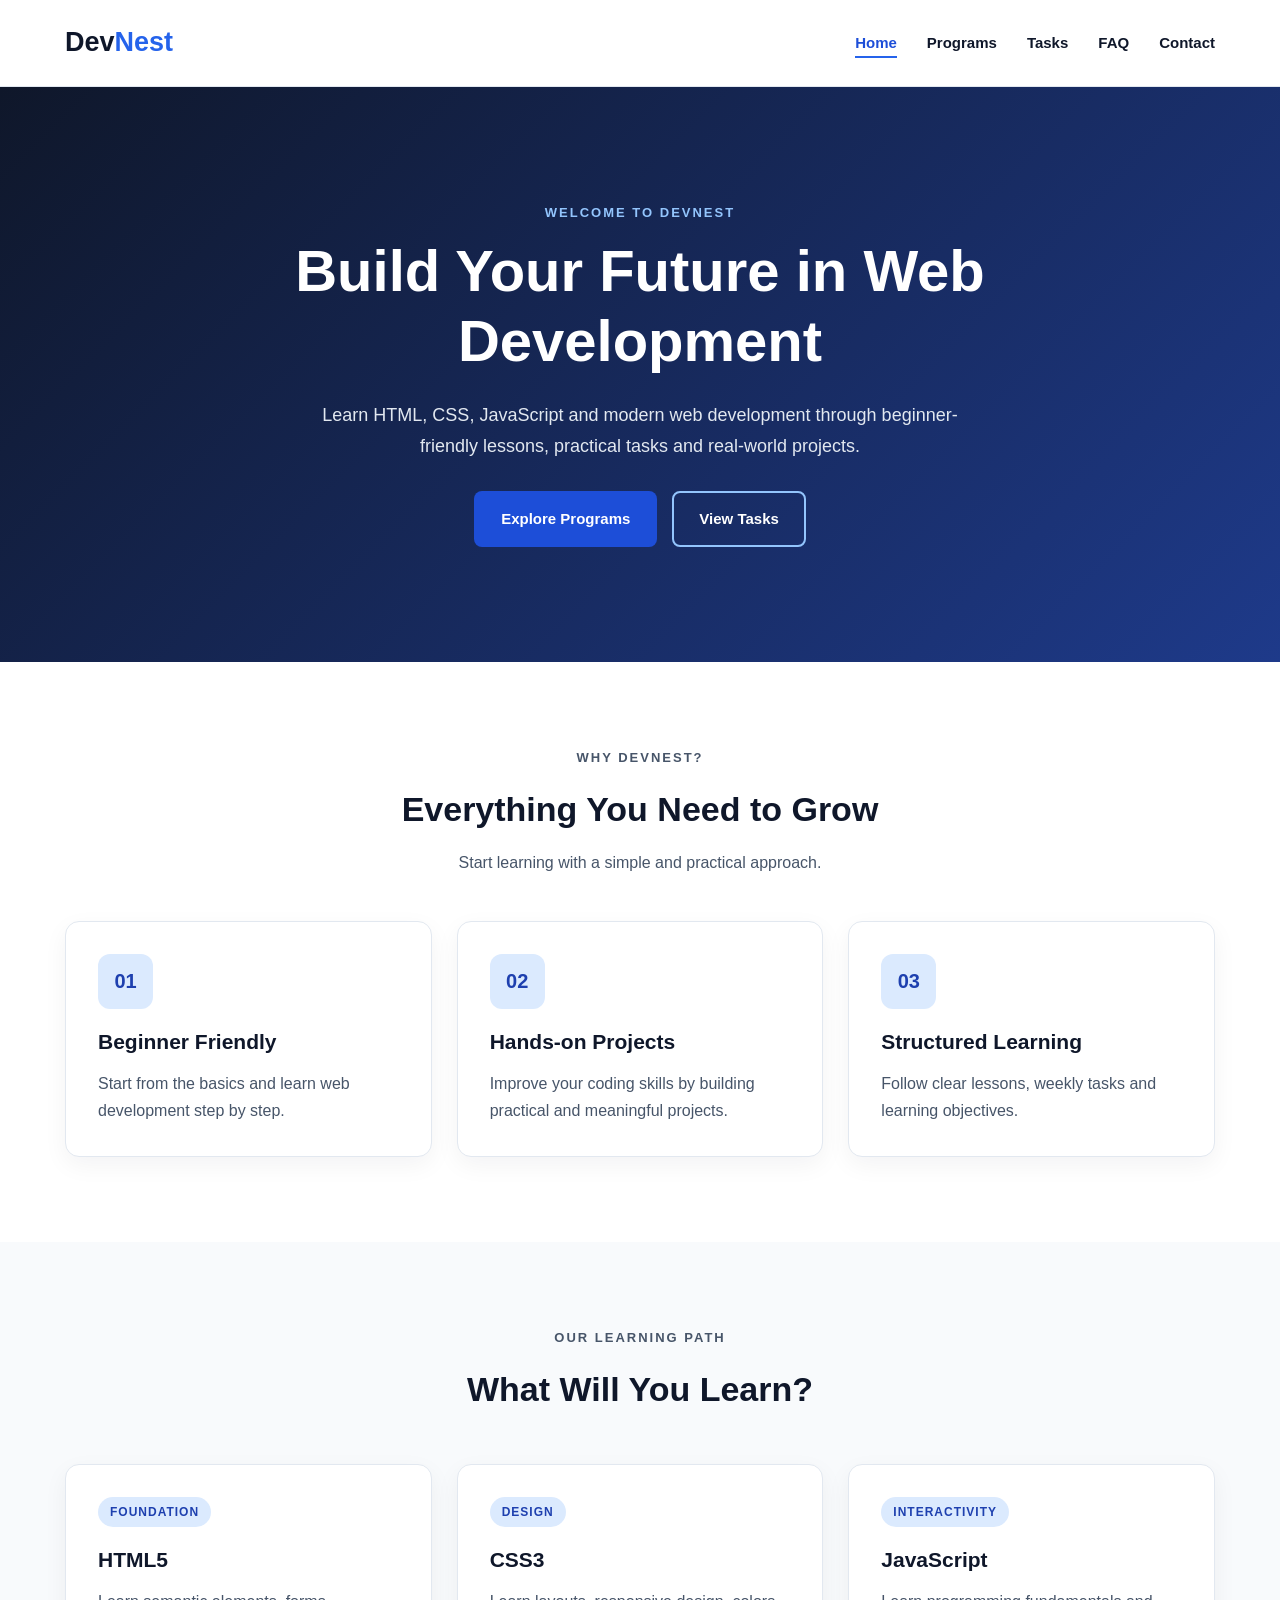
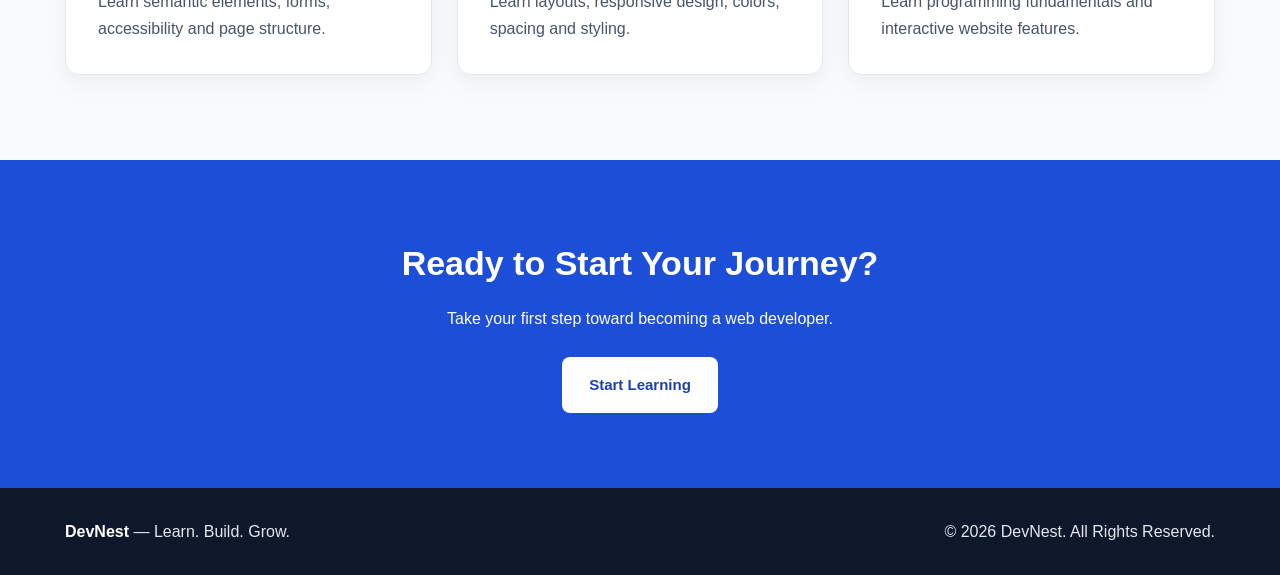
<file: index.html>
<!DOCTYPE html>
<html lang="en">
<head>
    <meta charset="UTF-8">
    <meta name="viewport" content="width=device-width, initial-scale=1.0">
    <meta name="description" content="Learn web development with DevNest.">
    <title>DevNest | Home</title>
    <link rel="stylesheet" href="style.css">
</head>
<body>

<a class="skip-link" href="#main-content">Skip to main content</a>

<header class="site-header">
    <div class="container nav-container">
        <a href="index.html" class="logo">Dev<span>Nest</span></a>

        <nav aria-label="Main navigation">
            <ul class="nav-links">
                <li><a href="index.html" aria-current="page">Home</a></li>
                <li><a href="program.html">Programs</a></li>
                <li><a href="task.html">Tasks</a></li>
                <li><a href="faq.html">FAQ</a></li>
                <li><a href="contact.html">Contact</a></li>
            </ul>
        </nav>
    </div>
</header>

<main id="main-content">

    <section class="hero">
        <div class="container">
            <p class="eyebrow">WELCOME TO DEVNEST</p>
            <h1>Build Your Future in Web Development</h1>
            <p class="hero-text">
                Learn HTML, CSS, JavaScript and modern web
                development through beginner-friendly lessons,
                practical tasks and real-world projects.
            </p>
            <div class="hero-actions">
                <a href="program.html" class="btn btn-primary">
                    Explore Programs
                </a>
                <a href="task.html" class="btn btn-outline">
                    View Tasks
                </a>
            </div>
        </div>
    </section>

    <section class="section" aria-labelledby="features-heading">
        <div class="container">
            <div class="section-heading">
                <p class="eyebrow">WHY DEVNEST?</p>
                <h2 id="features-heading">Everything You Need to Grow</h2>
                <p>Start learning with a simple and practical approach.</p>
            </div>

            <div class="card-grid">
                <article class="card">
                    <div class="card-icon" aria-hidden="true">01</div>
                    <h3>Beginner Friendly</h3>
                    <p>
                        Start from the basics and learn web
                        development step by step.
                    </p>
                </article>

                <article class="card">
                    <div class="card-icon" aria-hidden="true">02</div>
                    <h3>Hands-on Projects</h3>
                    <p>
                        Improve your coding skills by building
                        practical and meaningful projects.
                    </p>
                </article>

                <article class="card">
                    <div class="card-icon" aria-hidden="true">03</div>
                    <h3>Structured Learning</h3>
                    <p>
                        Follow clear lessons, weekly tasks and
                        learning objectives.
                    </p>
                </article>
            </div>
        </div>
    </section>

    <section class="section section-light">
        <div class="container">
            <div class="section-heading">
                <p class="eyebrow">OUR LEARNING PATH</p>
                <h2>What Will You Learn?</h2>
            </div>

            <div class="card-grid">
                <article class="card">
                    <span class="tag">FOUNDATION</span>
                    <h3>HTML5</h3>
                    <p>
                        Learn semantic elements, forms,
                        accessibility and page structure.
                    </p>
                </article>

                <article class="card">
                    <span class="tag">DESIGN</span>
                    <h3>CSS3</h3>
                    <p>
                        Learn layouts, responsive design,
                        colors, spacing and styling.
                    </p>
                </article>

                <article class="card">
                    <span class="tag">INTERACTIVITY</span>
                    <h3>JavaScript</h3>
                    <p>
                        Learn programming fundamentals and
                        interactive website features.
                    </p>
                </article>
            </div>
        </div>
    </section>

    <section class="cta-section">
        <div class="container">
            <h2>Ready to Start Your Journey?</h2>
            <p>Take your first step toward becoming a web developer.</p>
            <a href="program.html" class="btn btn-white">
                Start Learning
            </a>
        </div>
    </section>

</main>

<footer class="site-footer">
    <div class="container footer-content">
        <p><strong>DevNest</strong> — Learn. Build. Grow.</p>
        <p>&copy; 2026 DevNest. All Rights Reserved.</p>
    </div>
</footer>

</body>
</html>
</file>
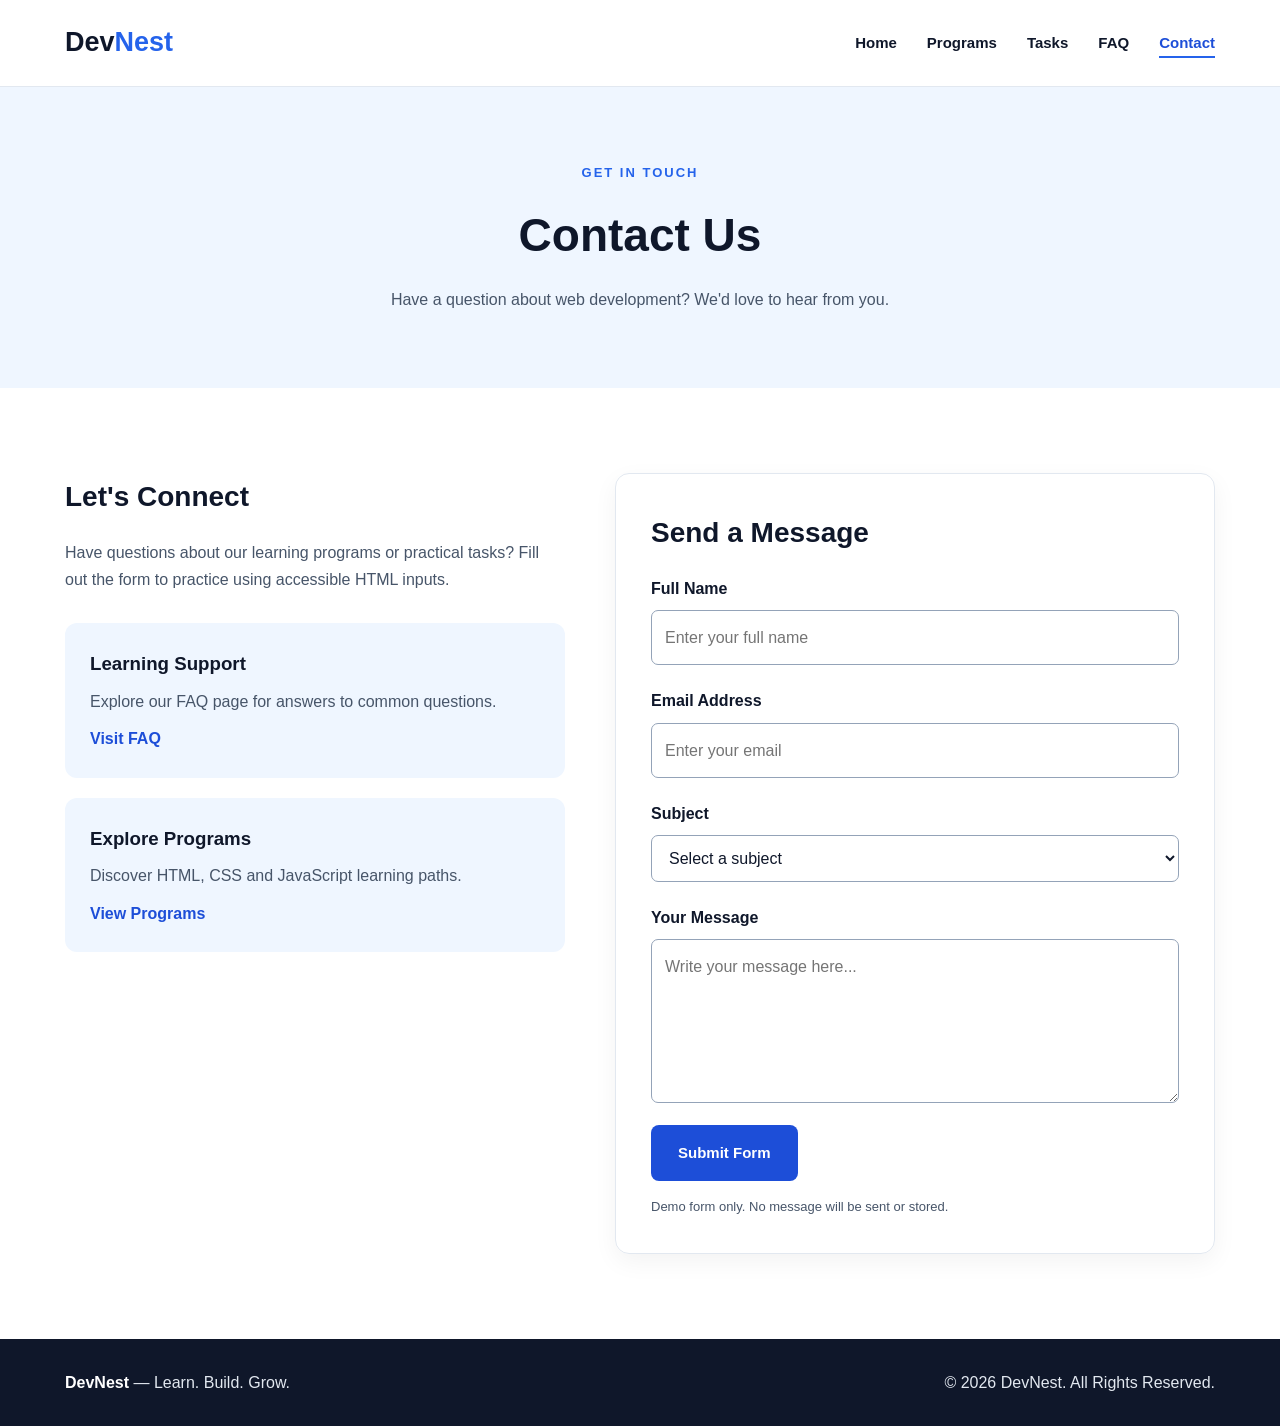
<file: contact.html>
<!DOCTYPE html>
<html lang="en">
<head>
    <meta charset="UTF-8">
    <meta name="viewport" content="width=device-width, initial-scale=1.0">
    <meta name="description" content="Contact the DevNest learning team.">
    <title>DevNest | Contact</title>
    <link rel="stylesheet" href="style.css">
</head>
<body>

<a class="skip-link" href="#main-content">Skip to main content</a>

<header class="site-header">
    <div class="container nav-container">
        <a href="index.html" class="logo">Dev<span>Nest</span></a>

        <nav aria-label="Main navigation">
            <ul class="nav-links">
                <li><a href="index.html">Home</a></li>
                <li><a href="program.html">Programs</a></li>
                <li><a href="task.html">Tasks</a></li>
                <li><a href="faq.html">FAQ</a></li>
                <li><a href="contact.html" aria-current="page">Contact</a></li>
            </ul>
        </nav>
    </div>
</header>

<main id="main-content">

    <section class="page-hero">
        <div class="container">
            <p class="eyebrow">GET IN TOUCH</p>
            <h1>Contact Us</h1>
            <p>
                Have a question about web development?
                We'd love to hear from you.
            </p>
        </div>
    </section>

    <section class="section">
        <div class="container contact-layout">

            <div class="contact-info">
                <h2>Let's Connect</h2>
                <p>
                    Have questions about our learning
                    programs or practical tasks?
                    Fill out the form to practice
                    using accessible HTML inputs.
                </p>

                <div class="info-card">
                    <h3>Learning Support</h3>
                    <p>
                        Explore our FAQ page for answers
                        to common questions.
                    </p>
                    <a href="faq.html">Visit FAQ</a>
                </div>

                <div class="info-card">
                    <h3>Explore Programs</h3>
                    <p>
                        Discover HTML, CSS and JavaScript
                        learning paths.
                    </p>
                    <a href="program.html">View Programs</a>
                </div>
            </div>

            <div class="contact-form-wrapper">
                <h2>Send a Message</h2>

                <form action="#" method="get">

                    <div class="form-group">
                        <label for="full-name">Full Name</label>
                        <input
                            type="text"
                            id="full-name"
                            name="full-name"
                            placeholder="Enter your full name"
                            autocomplete="name"
                            required
                        >
                    </div>

                    <div class="form-group">
                        <label for="email">Email Address</label>
                        <input
                            type="email"
                            id="email"
                            name="email"
                            placeholder="Enter your email"
                            autocomplete="email"
                            required
                        >
                    </div>

                    <div class="form-group">
                        <label for="subject">Subject</label>
                        <select id="subject" name="subject" required>
                            <option value="">Select a subject</option>
                            <option value="html">HTML Learning</option>
                            <option value="css">CSS Learning</option>
                            <option value="javascript">JavaScript</option>
                            <option value="general">General Question</option>
                        </select>
                    </div>

                    <div class="form-group">
                        <label for="message">Your Message</label>
                        <textarea
                            id="message"
                            name="message"
                            rows="5"
                            placeholder="Write your message here..."
                            required
                        ></textarea>
                    </div>

                    <button type="submit" class="btn btn-primary">
                        Submit Form
                    </button>

                    <p class="form-note">
                        Demo form only. No message will be
                        sent or stored.
                    </p>

                </form>
            </div>

        </div>
    </section>

</main>

<footer class="site-footer">
    <div class="container footer-content">
        <p><strong>DevNest</strong> — Learn. Build. Grow.</p>
        <p>&copy; 2026 DevNest. All Rights Reserved.</p>
    </div>
</footer>

</body>
</html>
</file>
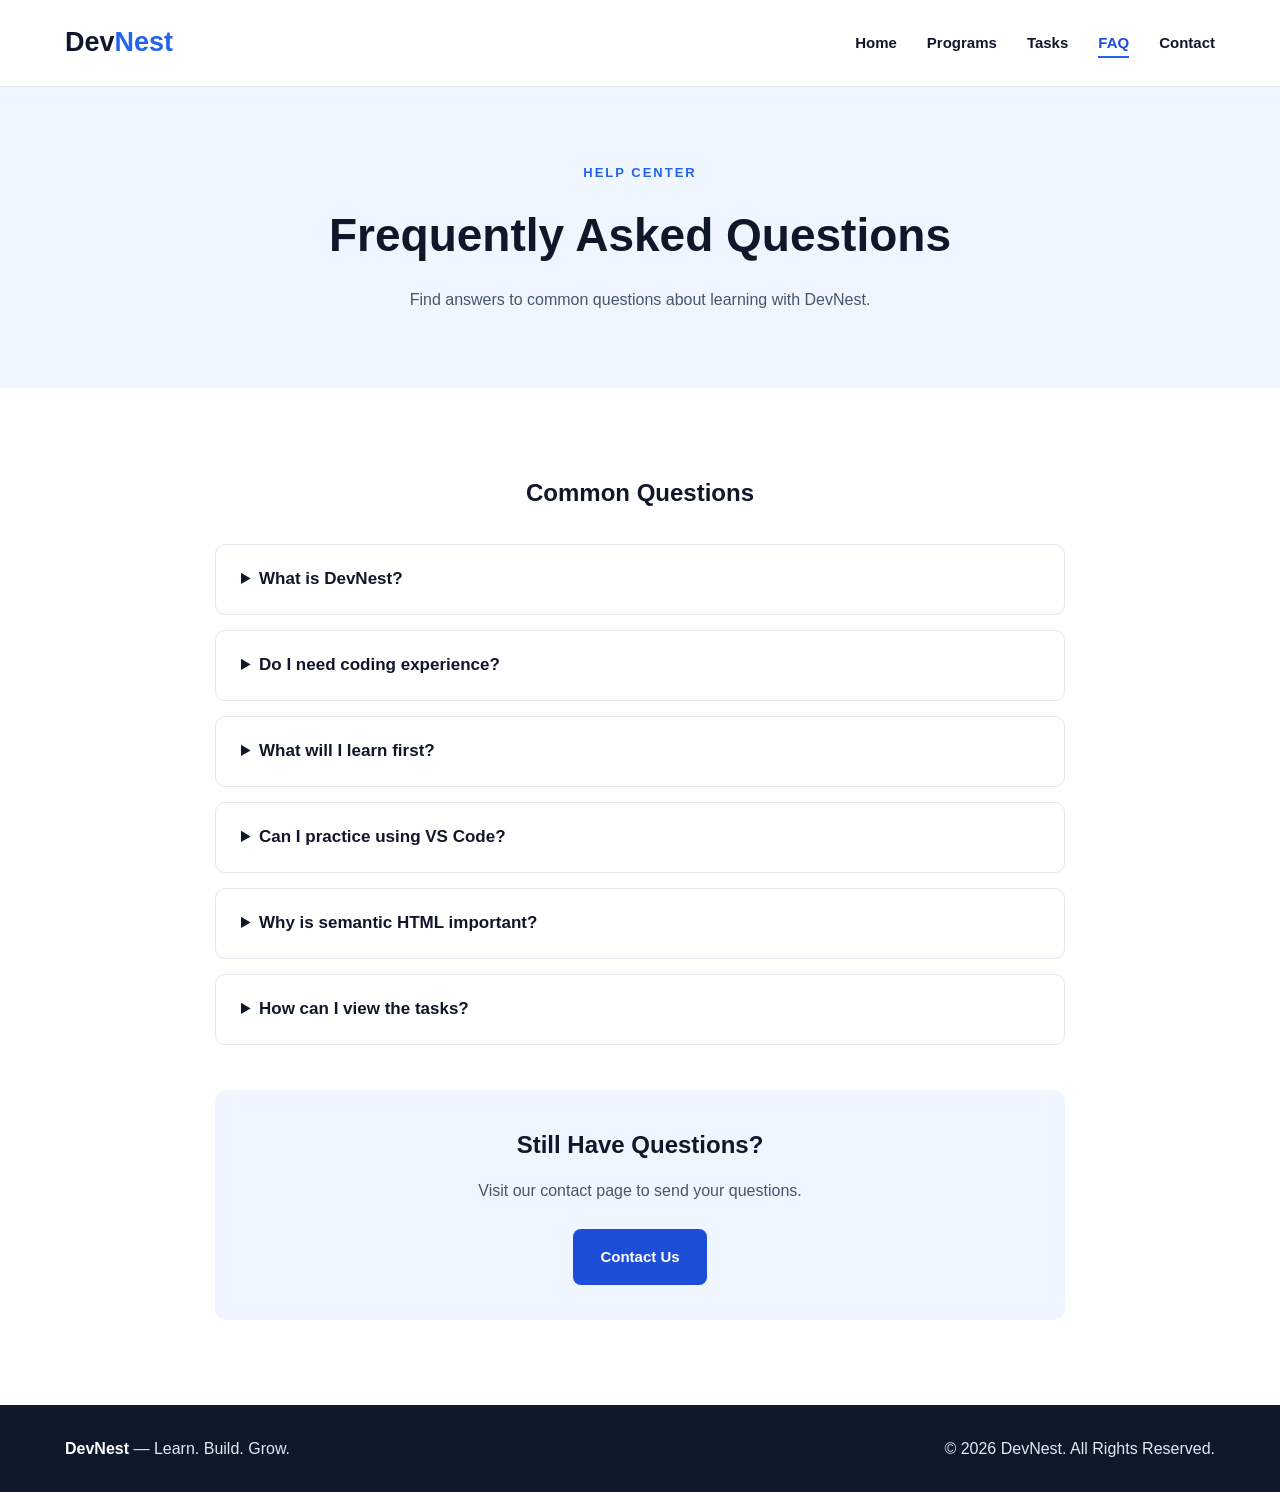
<file: faq.html>
<!DOCTYPE html>
<html lang="en">
<head>
    <meta charset="UTF-8">
    <meta name="viewport" content="width=device-width, initial-scale=1.0">
    <meta name="description" content="Frequently asked questions about DevNest.">
    <title>DevNest | FAQ</title>
    <link rel="stylesheet" href="style.css">
</head>
<body>

<a class="skip-link" href="#main-content">Skip to main content</a>

<header class="site-header">
    <div class="container nav-container">
        <a href="index.html" class="logo">Dev<span>Nest</span></a>

        <nav aria-label="Main navigation">
            <ul class="nav-links">
                <li><a href="index.html">Home</a></li>
                <li><a href="program.html">Programs</a></li>
                <li><a href="task.html">Tasks</a></li>
                <li><a href="faq.html" aria-current="page">FAQ</a></li>
                <li><a href="contact.html">Contact</a></li>
            </ul>
        </nav>
    </div>
</header>

<main id="main-content">

    <section class="page-hero">
        <div class="container">
            <p class="eyebrow">HELP CENTER</p>
            <h1>Frequently Asked Questions</h1>
            <p>
                Find answers to common questions
                about learning with DevNest.
            </p>
        </div>
    </section>

    <section class="section">
        <div class="container narrow">

            <h2 class="faq-heading">Common Questions</h2>

            <div class="faq-list">

                <details class="faq-item">
                    <summary>What is DevNest?</summary>
                    <p>
                        DevNest is a sample web development
                        learning platform designed to help
                        beginners practice HTML, CSS and JavaScript.
                    </p>
                </details>

                <details class="faq-item">
                    <summary>Do I need coding experience?</summary>
                    <p>
                        No. The beginner learning path starts
                        with basic HTML concepts.
                    </p>
                </details>

                <details class="faq-item">
                    <summary>What will I learn first?</summary>
                    <p>
                        You will start with HTML structure,
                        semantic elements, links and forms.
                    </p>
                </details>

                <details class="faq-item">
                    <summary>Can I practice using VS Code?</summary>
                    <p>
                        Yes. Visual Studio Code is suitable
                        for writing and editing website files.
                    </p>
                </details>

                <details class="faq-item">
                    <summary>Why is semantic HTML important?</summary>
                    <p>
                        Semantic HTML gives meaning to page
                        content and helps assistive technologies
                        understand the website.
                    </p>
                </details>

                <details class="faq-item">
                    <summary>How can I view the tasks?</summary>
                    <p>
                        Open the Tasks page using the main
                        navigation menu.
                    </p>
                </details>

            </div>

            <div class="help-box">
                <h2>Still Have Questions?</h2>
                <p>
                    Visit our contact page to send
                    your questions.
                </p>
                <a href="contact.html" class="btn btn-primary">
                    Contact Us
                </a>
            </div>

        </div>
    </section>

</main>

<footer class="site-footer">
    <div class="container footer-content">
        <p><strong>DevNest</strong> — Learn. Build. Grow.</p>
        <p>&copy; 2026 DevNest. All Rights Reserved.</p>
    </div>
</footer>

</body>
</html>
</file>
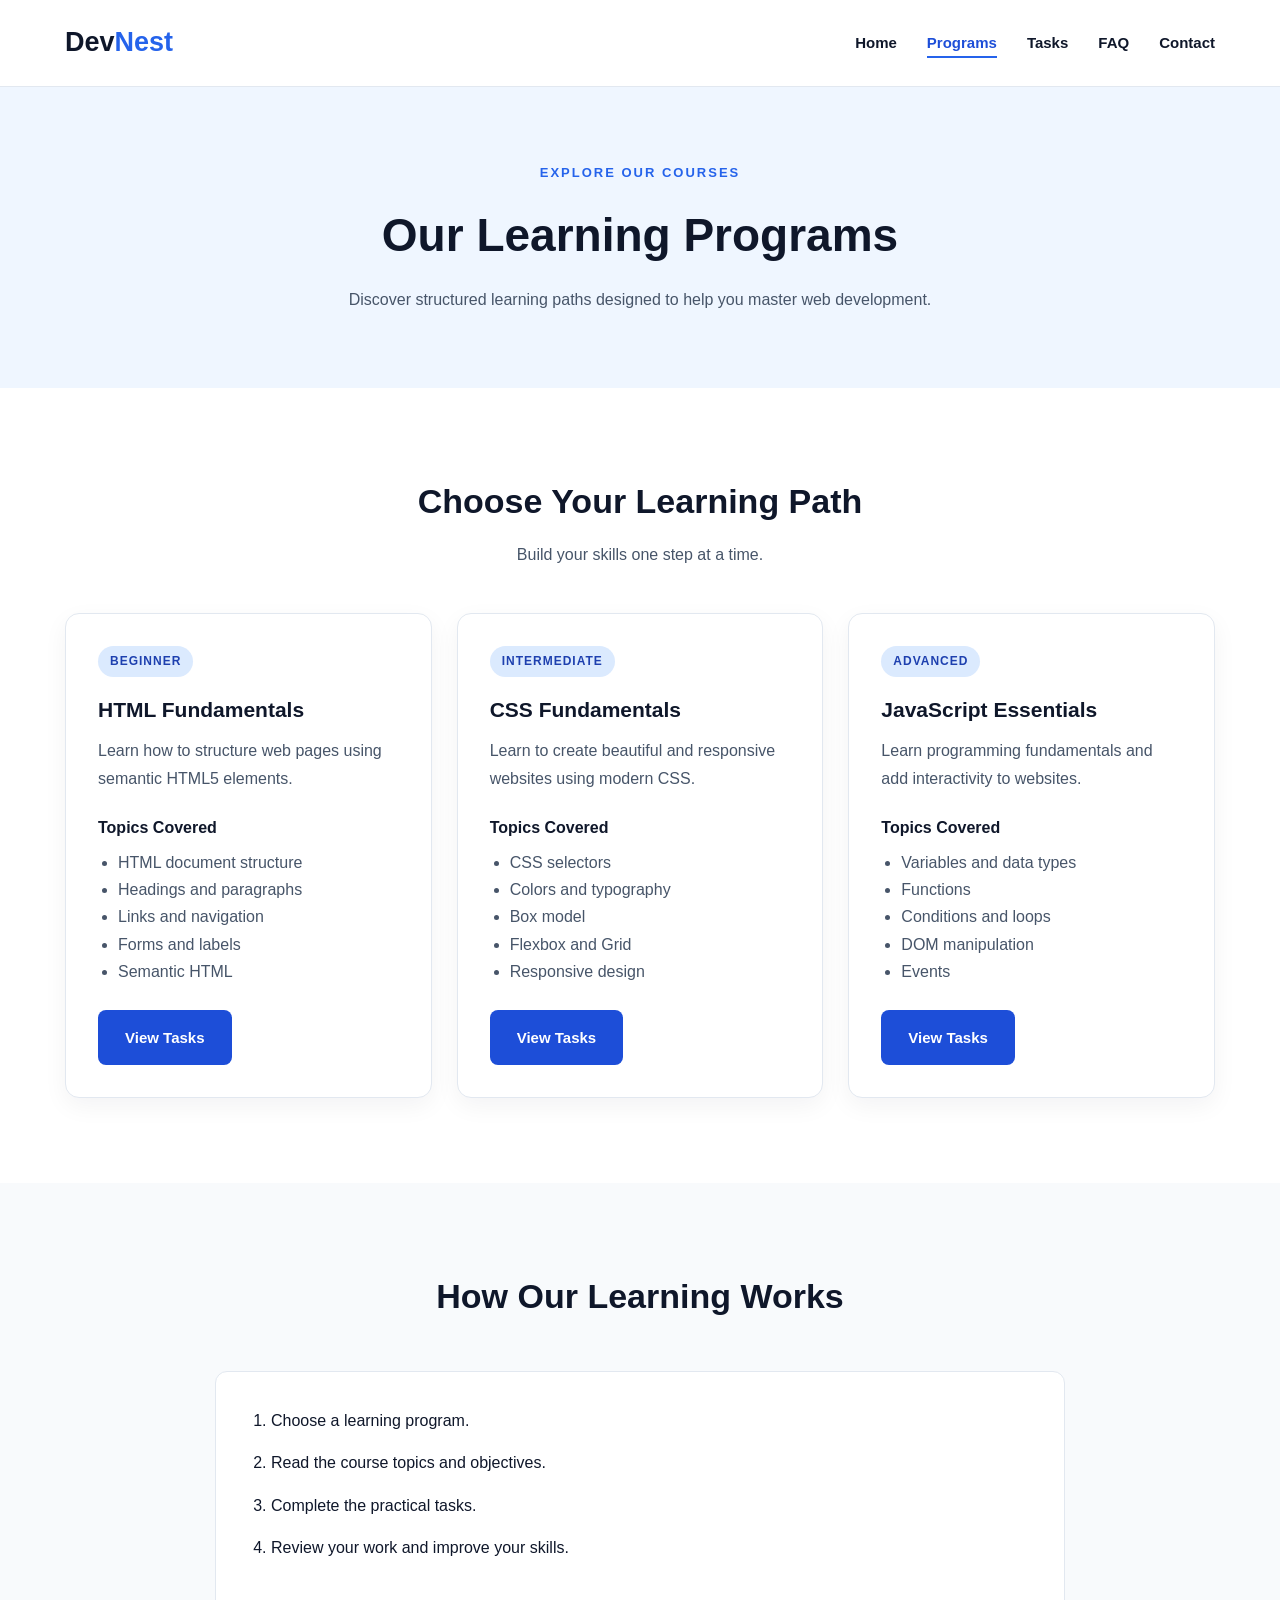
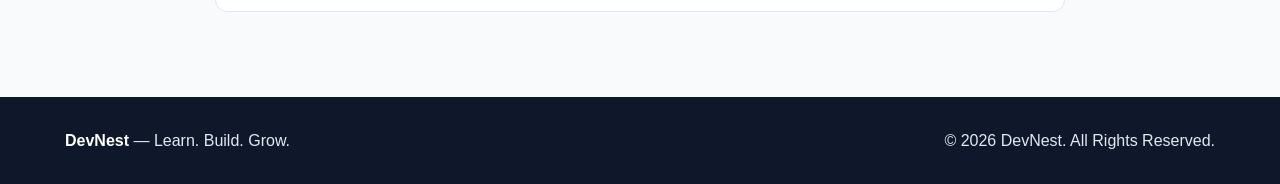
<file: program.html>
<!DOCTYPE html>
<html lang="en">
<head>
    <meta charset="UTF-8">
    <meta name="viewport" content="width=device-width, initial-scale=1.0">
    <meta name="description" content="Explore web development programs at DevNest.">
    <title>DevNest | Programs</title>
    <link rel="stylesheet" href="style.css">
</head>
<body>

<a class="skip-link" href="#main-content">Skip to main content</a>

<header class="site-header">
    <div class="container nav-container">
        <a href="index.html" class="logo">Dev<span>Nest</span></a>

        <nav aria-label="Main navigation">
            <ul class="nav-links">
                <li><a href="index.html">Home</a></li>
                <li><a href="program.html" aria-current="page">Programs</a></li>
                <li><a href="task.html">Tasks</a></li>
                <li><a href="faq.html">FAQ</a></li>
                <li><a href="contact.html">Contact</a></li>
            </ul>
        </nav>
    </div>
</header>

<main id="main-content">

    <section class="page-hero">
        <div class="container">
            <p class="eyebrow">EXPLORE OUR COURSES</p>
            <h1>Our Learning Programs</h1>
            <p>
                Discover structured learning paths designed
                to help you master web development.
            </p>
        </div>
    </section>

    <section class="section">
        <div class="container">

            <div class="section-heading">
                <h2>Choose Your Learning Path</h2>
                <p>Build your skills one step at a time.</p>
            </div>

            <div class="card-grid">

                <article class="card course-card">
                    <span class="tag">BEGINNER</span>
                    <h3>HTML Fundamentals</h3>
                    <p>
                        Learn how to structure web pages using
                        semantic HTML5 elements.
                    </p>
                    <h4>Topics Covered</h4>
                    <ul>
                        <li>HTML document structure</li>
                        <li>Headings and paragraphs</li>
                        <li>Links and navigation</li>
                        <li>Forms and labels</li>
                        <li>Semantic HTML</li>
                    </ul>
                    <a href="task.html" class="btn btn-primary">
                        View Tasks
                    </a>
                </article>

                <article class="card course-card">
                    <span class="tag">INTERMEDIATE</span>
                    <h3>CSS Fundamentals</h3>
                    <p>
                        Learn to create beautiful and responsive
                        websites using modern CSS.
                    </p>
                    <h4>Topics Covered</h4>
                    <ul>
                        <li>CSS selectors</li>
                        <li>Colors and typography</li>
                        <li>Box model</li>
                        <li>Flexbox and Grid</li>
                        <li>Responsive design</li>
                    </ul>
                    <a href="task.html" class="btn btn-primary">
                        View Tasks
                    </a>
                </article>

                <article class="card course-card">
                    <span class="tag">ADVANCED</span>
                    <h3>JavaScript Essentials</h3>
                    <p>
                        Learn programming fundamentals and
                        add interactivity to websites.
                    </p>
                    <h4>Topics Covered</h4>
                    <ul>
                        <li>Variables and data types</li>
                        <li>Functions</li>
                        <li>Conditions and loops</li>
                        <li>DOM manipulation</li>
                        <li>Events</li>
                    </ul>
                    <a href="task.html" class="btn btn-primary">
                        View Tasks
                    </a>
                </article>

            </div>
        </div>
    </section>

    <section class="section section-light">
        <div class="container narrow">
            <div class="section-heading">
                <h2>How Our Learning Works</h2>
            </div>

            <ol class="steps-list">
                <li>Choose a learning program.</li>
                <li>Read the course topics and objectives.</li>
                <li>Complete the practical tasks.</li>
                <li>Review your work and improve your skills.</li>
            </ol>
        </div>
    </section>

</main>

<footer class="site-footer">
    <div class="container footer-content">
        <p><strong>DevNest</strong> — Learn. Build. Grow.</p>
        <p>&copy; 2026 DevNest. All Rights Reserved.</p>
    </div>
</footer>

</body>
</html>
</file>
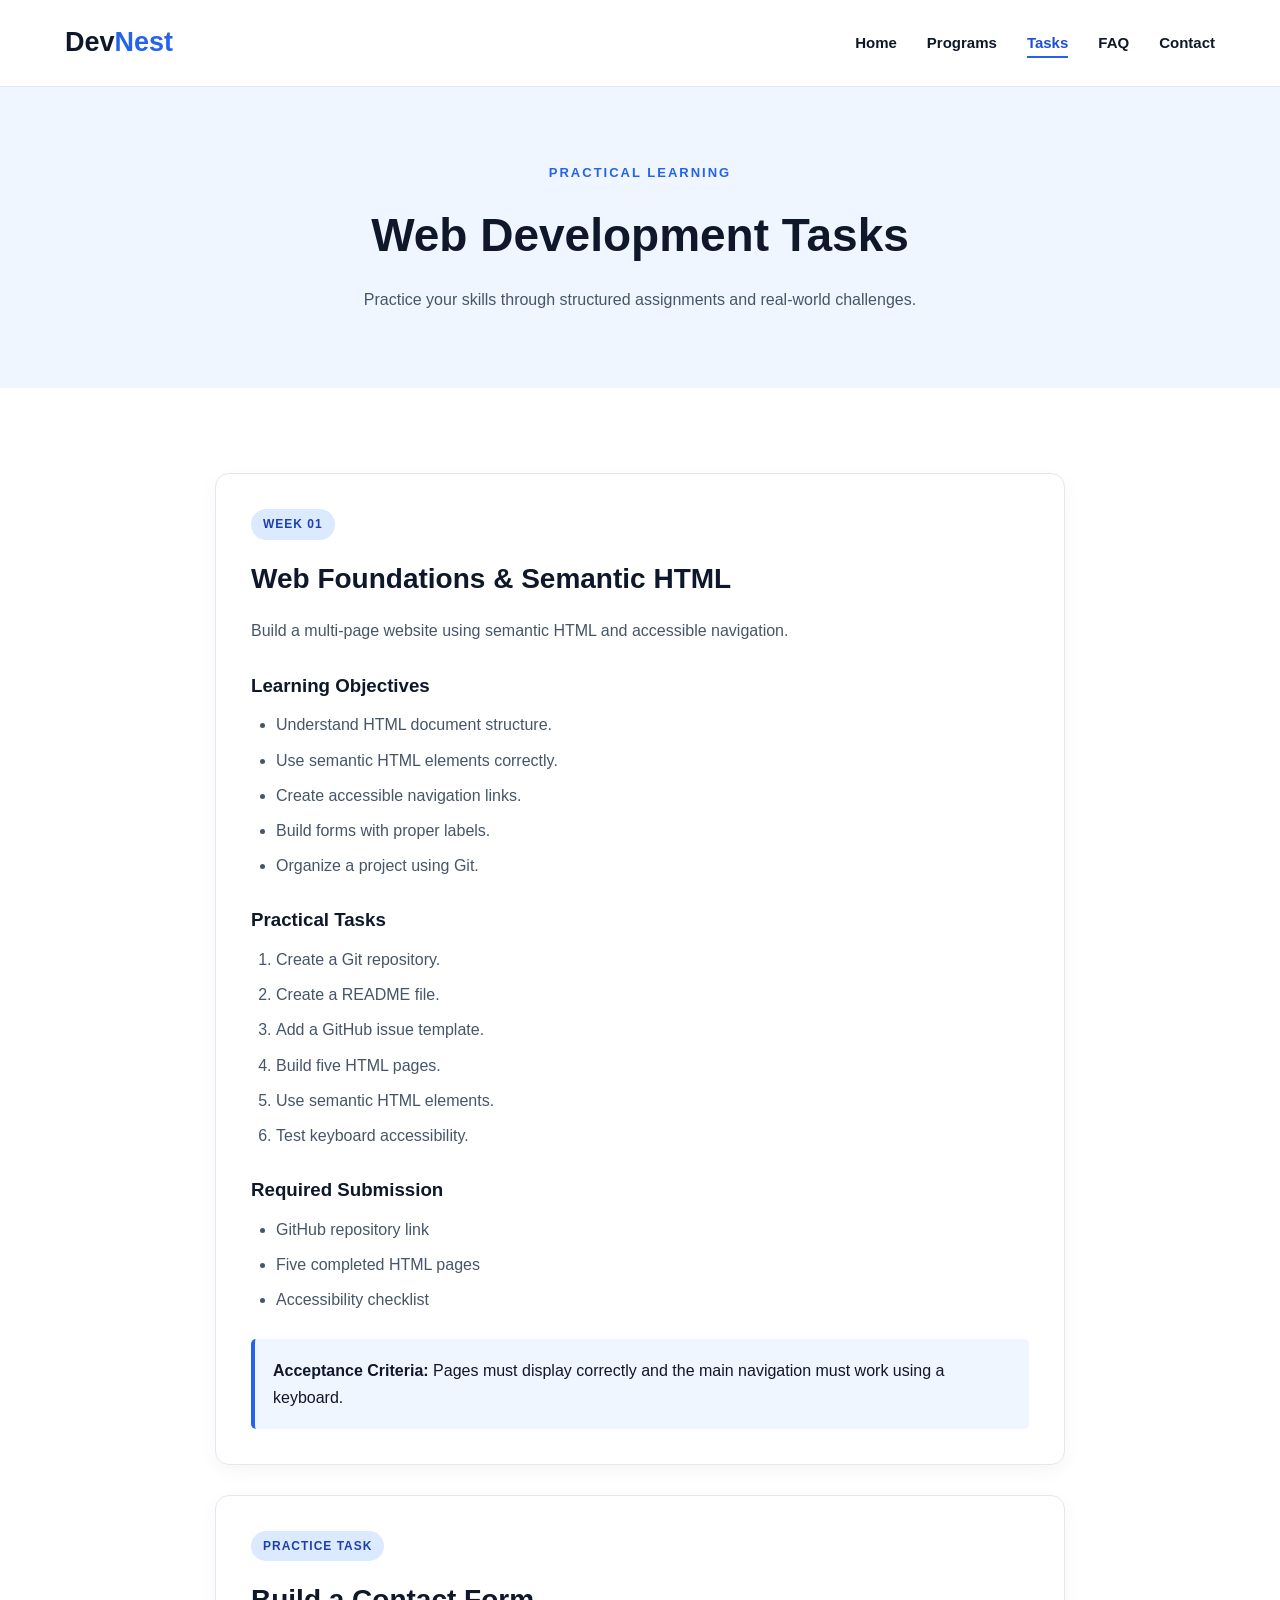
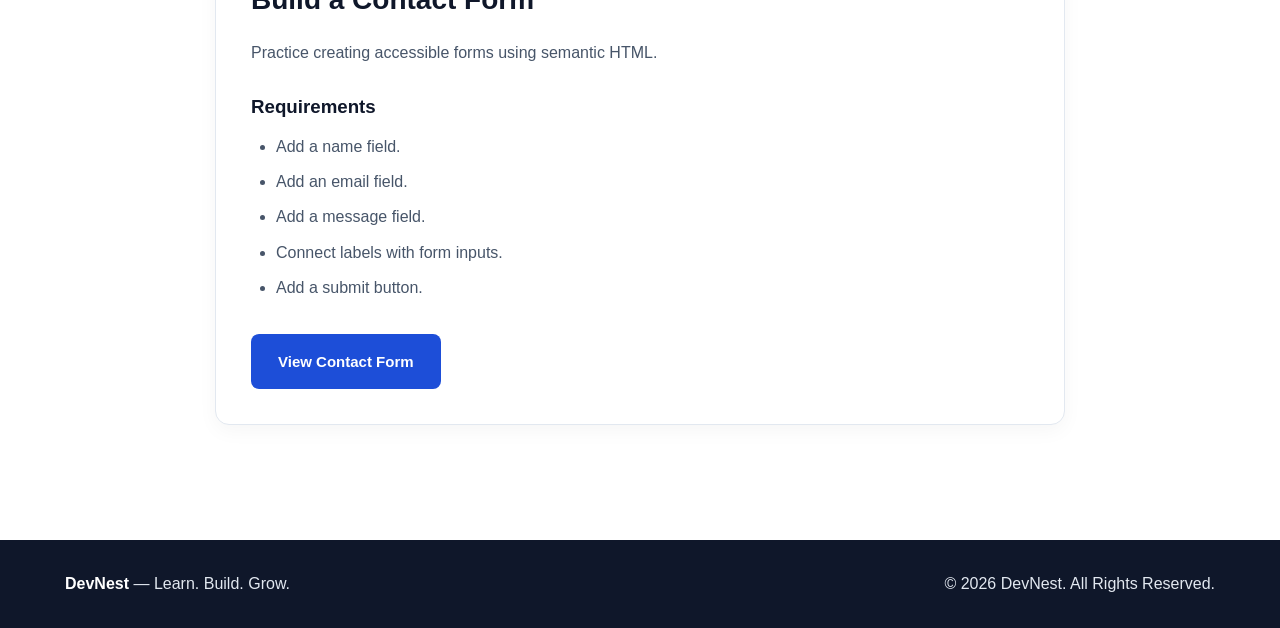
<file: task.html>
<!DOCTYPE html>
<html lang="en">
<head>
    <meta charset="UTF-8">
    <meta name="viewport" content="width=device-width, initial-scale=1.0">
    <meta name="description" content="Explore practical web development tasks.">
    <title>DevNest | Tasks</title>
    <link rel="stylesheet" href="style.css">
</head>
<body>

<a class="skip-link" href="#main-content">Skip to main content</a>

<header class="site-header">
    <div class="container nav-container">
        <a href="index.html" class="logo">Dev<span>Nest</span></a>

        <nav aria-label="Main navigation">
            <ul class="nav-links">
                <li><a href="index.html">Home</a></li>
                <li><a href="program.html">Programs</a></li>
                <li><a href="task.html" aria-current="page">Tasks</a></li>
                <li><a href="faq.html">FAQ</a></li>
                <li><a href="contact.html">Contact</a></li>
            </ul>
        </nav>
    </div>
</header>

<main id="main-content">

    <section class="page-hero">
        <div class="container">
            <p class="eyebrow">PRACTICAL LEARNING</p>
            <h1>Web Development Tasks</h1>
            <p>
                Practice your skills through structured
                assignments and real-world challenges.
            </p>
        </div>
    </section>

    <section class="section">
        <div class="container narrow">

            <article class="task-panel">
                <span class="tag">WEEK 01</span>
                <h2>Web Foundations &amp; Semantic HTML</h2>

                <p>
                    Build a multi-page website using semantic
                    HTML and accessible navigation.
                </p>

                <h3>Learning Objectives</h3>
                <ul>
                    <li>Understand HTML document structure.</li>
                    <li>Use semantic HTML elements correctly.</li>
                    <li>Create accessible navigation links.</li>
                    <li>Build forms with proper labels.</li>
                    <li>Organize a project using Git.</li>
                </ul>

                <h3>Practical Tasks</h3>
                <ol>
                    <li>Create a Git repository.</li>
                    <li>Create a README file.</li>
                    <li>Add a GitHub issue template.</li>
                    <li>Build five HTML pages.</li>
                    <li>Use semantic HTML elements.</li>
                    <li>Test keyboard accessibility.</li>
                </ol>

                <h3>Required Submission</h3>
                <ul>
                    <li>GitHub repository link</li>
                    <li>Five completed HTML pages</li>
                    <li>Accessibility checklist</li>
                </ul>

                <div class="notice">
                    <strong>Acceptance Criteria:</strong>
                    Pages must display correctly and the main
                    navigation must work using a keyboard.
                </div>
            </article>

            <article class="task-panel">
                <span class="tag">PRACTICE TASK</span>
                <h2>Build a Contact Form</h2>

                <p>
                    Practice creating accessible forms
                    using semantic HTML.
                </p>

                <h3>Requirements</h3>
                <ul>
                    <li>Add a name field.</li>
                    <li>Add an email field.</li>
                    <li>Add a message field.</li>
                    <li>Connect labels with form inputs.</li>
                    <li>Add a submit button.</li>
                </ul>

                <a href="contact.html" class="btn btn-primary">
                    View Contact Form
                </a>
            </article>

        </div>
    </section>

</main>

<footer class="site-footer">
    <div class="container footer-content">
        <p><strong>DevNest</strong> — Learn. Build. Grow.</p>
        <p>&copy; 2026 DevNest. All Rights Reserved.</p>
    </div>
</footer>

</body>
</html>
</file>
<file: style.css>
/* ==========================
   DEVNEST GLOBAL STYLES
========================== */

:root {
    --primary: #2563eb;
    --primary-dark: #1d4ed8;
    --dark: #0f172a;
    --text: #475569;
    --light: #f1f5f9;
    --white: #ffffff;
    --border: #e2e8f0;
}

* {
    margin: 0;
    padding: 0;
    box-sizing: border-box;
}

html {
    scroll-behavior: smooth;
}

body {
    font-family: Arial, Helvetica, sans-serif;
    color: var(--dark);
    background: var(--white);
    line-height: 1.7;
}

a {
    color: var(--primary-dark);
    text-decoration: none;
}

a:hover {
    text-decoration: underline;
}

button,
input,
textarea,
select {
    font: inherit;
}

:focus-visible {
    outline: 3px solid #f59e0b;
    outline-offset: 4px;
}

.container {
    width: 90%;
    max-width: 1150px;
    margin: 0 auto;
}

.narrow {
    max-width: 850px;
}

.section {
    padding: 85px 0;
}

.section-light {
    background: #f8fafc;
}

.section-heading {
    text-align: center;
    margin-bottom: 45px;
}

.section-heading h2 {
    font-size: 34px;
    margin-bottom: 10px;
}

.section-heading p {
    color: var(--text);
}

.eyebrow {
    color: var(--primary);
    font-size: 13px;
    font-weight: bold;
    letter-spacing: 2px;
    margin-bottom: 12px;
}

/* ==========================
   ACCESSIBILITY
========================== */

.skip-link {
    position: absolute;
    top: -100px;
    left: 15px;
    background: var(--dark);
    color: white;
    padding: 12px 20px;
    z-index: 1000;
}

.skip-link:focus {
    top: 15px;
}

/* ==========================
   HEADER & NAVIGATION
========================== */

.site-header {
    background: white;
    border-bottom: 1px solid var(--border);
}

.nav-container {
    display: flex;
    align-items: center;
    justify-content: space-between;
    gap: 25px;
    padding: 20px 0;
}

.logo {
    font-size: 27px;
    font-weight: 800;
    color: var(--dark);
}

.logo span {
    color: var(--primary);
}

.logo:hover {
    text-decoration: none;
}

.nav-links {
    display: flex;
    align-items: center;
    gap: 30px;
    list-style: none;
}

.nav-links a {
    color: var(--dark);
    font-size: 15px;
    font-weight: 600;
}

.nav-links a:hover,
.nav-links a[aria-current="page"] {
    color: var(--primary-dark);
}

.nav-links a[aria-current="page"] {
    border-bottom: 2px solid var(--primary);
    padding-bottom: 5px;
}

/* ==========================
   BUTTONS
========================== */

.btn {
    display: inline-block;
    padding: 13px 25px;
    border-radius: 8px;
    font-weight: bold;
    font-size: 15px;
    border: 2px solid transparent;
    cursor: pointer;
    text-align: center;
    transition: 0.2s ease;
}

.btn:hover {
    text-decoration: none;
    transform: translateY(-2px);
}

.btn-primary {
    background: var(--primary-dark);
    color: white;
}

.btn-primary:hover {
    background: #1e40af;
}

.btn-outline {
    border-color: #93c5fd;
    color: white;
    background: transparent;
}

.btn-outline:hover {
    background: rgba(255, 255, 255, 0.12);
}

.btn-white {
    background: white;
    color: #1e40af;
}

/* ==========================
   HOME HERO
========================== */

.hero {
    background: linear-gradient(135deg, #0f172a, #1e3a8a);
    color: white;
    text-align: center;
    padding: 115px 0;
}

.hero .eyebrow {
    color: #93c5fd;
}

.hero h1 {
    font-size: clamp(36px, 5vw, 58px);
    line-height: 1.2;
    max-width: 850px;
    margin: 0 auto 25px;
}

.hero-text {
    max-width: 650px;
    margin: 0 auto 30px;
    color: #e2e8f0;
    font-size: 18px;
}

.hero-actions {
    display: flex;
    justify-content: center;
    flex-wrap: wrap;
    gap: 15px;
}

/* ==========================
   CARDS
========================== */

.card-grid {
    display: grid;
    grid-template-columns: repeat(3, minmax(0, 1fr));
    gap: 25px;
}

.card {
    background: white;
    padding: 32px;
    border: 1px solid var(--border);
    border-radius: 14px;
    box-shadow: 0 8px 25px rgba(15, 23, 42, 0.05);
    transition: 0.2s ease;
}

.card:hover {
    transform: translateY(-5px);
    box-shadow: 0 12px 30px rgba(15, 23, 42, 0.1);
}

.card h3 {
    font-size: 21px;
    margin: 15px 0 10px;
}

.card p {
    color: var(--text);
}

.card-icon {
    display: flex;
    align-items: center;
    justify-content: center;
    width: 55px;
    height: 55px;
    border-radius: 12px;
    background: #dbeafe;
    color: #1e40af;
    font-weight: bold;
    font-size: 20px;
}

.tag {
    display: inline-block;
    background: #dbeafe;
    color: #1e40af;
    padding: 5px 12px;
    border-radius: 20px;
    font-size: 12px;
    font-weight: bold;
    letter-spacing: 1px;
}

/* ==========================
   CALL TO ACTION
========================== */

.cta-section {
    background: #1d4ed8;
    color: white;
    text-align: center;
    padding: 75px 0;
}

.cta-section h2 {
    font-size: 34px;
    margin-bottom: 12px;
}

.cta-section p {
    margin-bottom: 25px;
}

/* ==========================
   INNER PAGE HERO
========================== */

.page-hero {
    background: #eff6ff;
    padding: 75px 0;
    text-align: center;
}

.page-hero h1 {
    font-size: clamp(32px, 4vw, 46px);
    margin-bottom: 12px;
}

.page-hero p:not(.eyebrow) {
    color: var(--text);
    max-width: 650px;
    margin: auto;
}

/* ==========================
   PROGRAM PAGE
========================== */

.course-card {
    display: flex;
    flex-direction: column;
    align-items: flex-start;
}

.course-card h4 {
    margin-top: 22px;
    margin-bottom: 8px;
}

.course-card ul {
    padding-left: 20px;
    margin-bottom: 25px;
    color: var(--text);
}

.course-card .btn {
    margin-top: auto;
}

.steps-list {
    background: white;
    padding: 35px 35px 35px 55px;
    border-radius: 12px;
    border: 1px solid var(--border);
}

.steps-list li {
    margin-bottom: 15px;
}

/* ==========================
   TASK PAGE
========================== */

.task-panel {
    background: white;
    border: 1px solid var(--border);
    border-radius: 14px;
    padding: 35px;
    margin-bottom: 30px;
    box-shadow: 0 6px 20px rgba(0, 0, 0, 0.04);
}

.task-panel h2 {
    font-size: 28px;
    margin: 15px 0;
}

.task-panel h3 {
    margin-top: 25px;
    margin-bottom: 10px;
}

.task-panel p {
    color: var(--text);
}

.task-panel ul,
.task-panel ol {
    padding-left: 25px;
    color: var(--text);
}

.task-panel li {
    margin-bottom: 8px;
}

.task-panel .btn {
    margin-top: 25px;
}

.notice {
    margin-top: 25px;
    padding: 18px;
    background: #eff6ff;
    border-left: 4px solid var(--primary);
    border-radius: 5px;
}

/* ==========================
   FAQ PAGE
========================== */

.faq-heading {
    text-align: center;
    margin-bottom: 30px;
}

.faq-list {
    display: grid;
    gap: 15px;
}

.faq-item {
    border: 1px solid var(--border);
    border-radius: 10px;
    background: white;
    padding: 20px 25px;
}

.faq-item summary {
    cursor: pointer;
    font-weight: bold;
    font-size: 17px;
}

.faq-item[open] summary {
    color: var(--primary-dark);
    margin-bottom: 12px;
}

.faq-item p {
    color: var(--text);
}

.help-box {
    margin-top: 45px;
    text-align: center;
    background: #eff6ff;
    padding: 35px;
    border-radius: 12px;
}

.help-box p {
    margin: 12px 0 25px;
    color: var(--text);
}

/* ==========================
   CONTACT PAGE
========================== */

.contact-layout {
    display: grid;
    grid-template-columns: 1fr 1.2fr;
    gap: 50px;
    align-items: start;
}

.contact-info h2,
.contact-form-wrapper h2 {
    font-size: 28px;
    margin-bottom: 18px;
}

.contact-info > p {
    color: var(--text);
    margin-bottom: 30px;
}

.info-card {
    padding: 25px;
    background: #eff6ff;
    border-radius: 12px;
    margin-bottom: 20px;
}

.info-card h3 {
    margin-bottom: 8px;
}

.info-card p {
    color: var(--text);
    margin-bottom: 10px;
}

.info-card a {
    font-weight: bold;
}

.contact-form-wrapper {
    padding: 35px;
    border: 1px solid var(--border);
    border-radius: 14px;
    box-shadow: 0 8px 25px rgba(0, 0, 0, 0.05);
}

.form-group {
    margin-bottom: 22px;
}

.form-group label {
    display: block;
    margin-bottom: 8px;
    font-weight: bold;
}

.form-group input,
.form-group select,
.form-group textarea {
    display: block;
    width: 100%;
    padding: 13px;
    border: 1px solid #94a3b8;
    border-radius: 7px;
    background: white;
    color: var(--dark);
}

.form-group textarea {
    resize: vertical;
}

.form-note {
    font-size: 13px;
    color: var(--text);
    margin-top: 15px;
}

/* ==========================
   FOOTER
========================== */

.site-footer {
    background: #0f172a;
    color: #e2e8f0;
    padding: 30px 0;
}

.footer-content {
    display: flex;
    justify-content: space-between;
    align-items: center;
    gap: 15px;
}

.footer-content strong {
    color: white;
}

/* ==========================
   RESPONSIVE DESIGN
========================== */

@media (max-width: 900px) {
    .card-grid {
        grid-template-columns: repeat(2, minmax(0, 1fr));
    }

    .contact-layout {
        grid-template-columns: 1fr;
    }
}

@media (max-width: 650px) {
    .nav-container {
        flex-direction: column;
        align-items: flex-start;
    }

    .nav-links {
        flex-wrap: wrap;
        gap: 12px 20px;
    }

    .hero {
        padding: 75px 0;
    }

    .hero-text {
        font-size: 16px;
    }

    .section {
        padding: 55px 0;
    }

    .section-heading h2 {
        font-size: 27px;
    }

    .card-grid {
        grid-template-columns: 1fr;
    }

    .page-hero {
        padding: 55px 0;
    }

    .task-panel,
    .contact-form-wrapper {
        padding: 22px;
    }

    .footer-content {
        flex-direction: column;
        text-align: center;
    }
}

@media (prefers-reduced-motion: reduce) {
    html {
        scroll-behavior: auto;
    }

    .card,
    .btn {
        transition: none;
    }

    .card:hover,
    .btn:hover {
        transform: none;
    }
}
</file>
